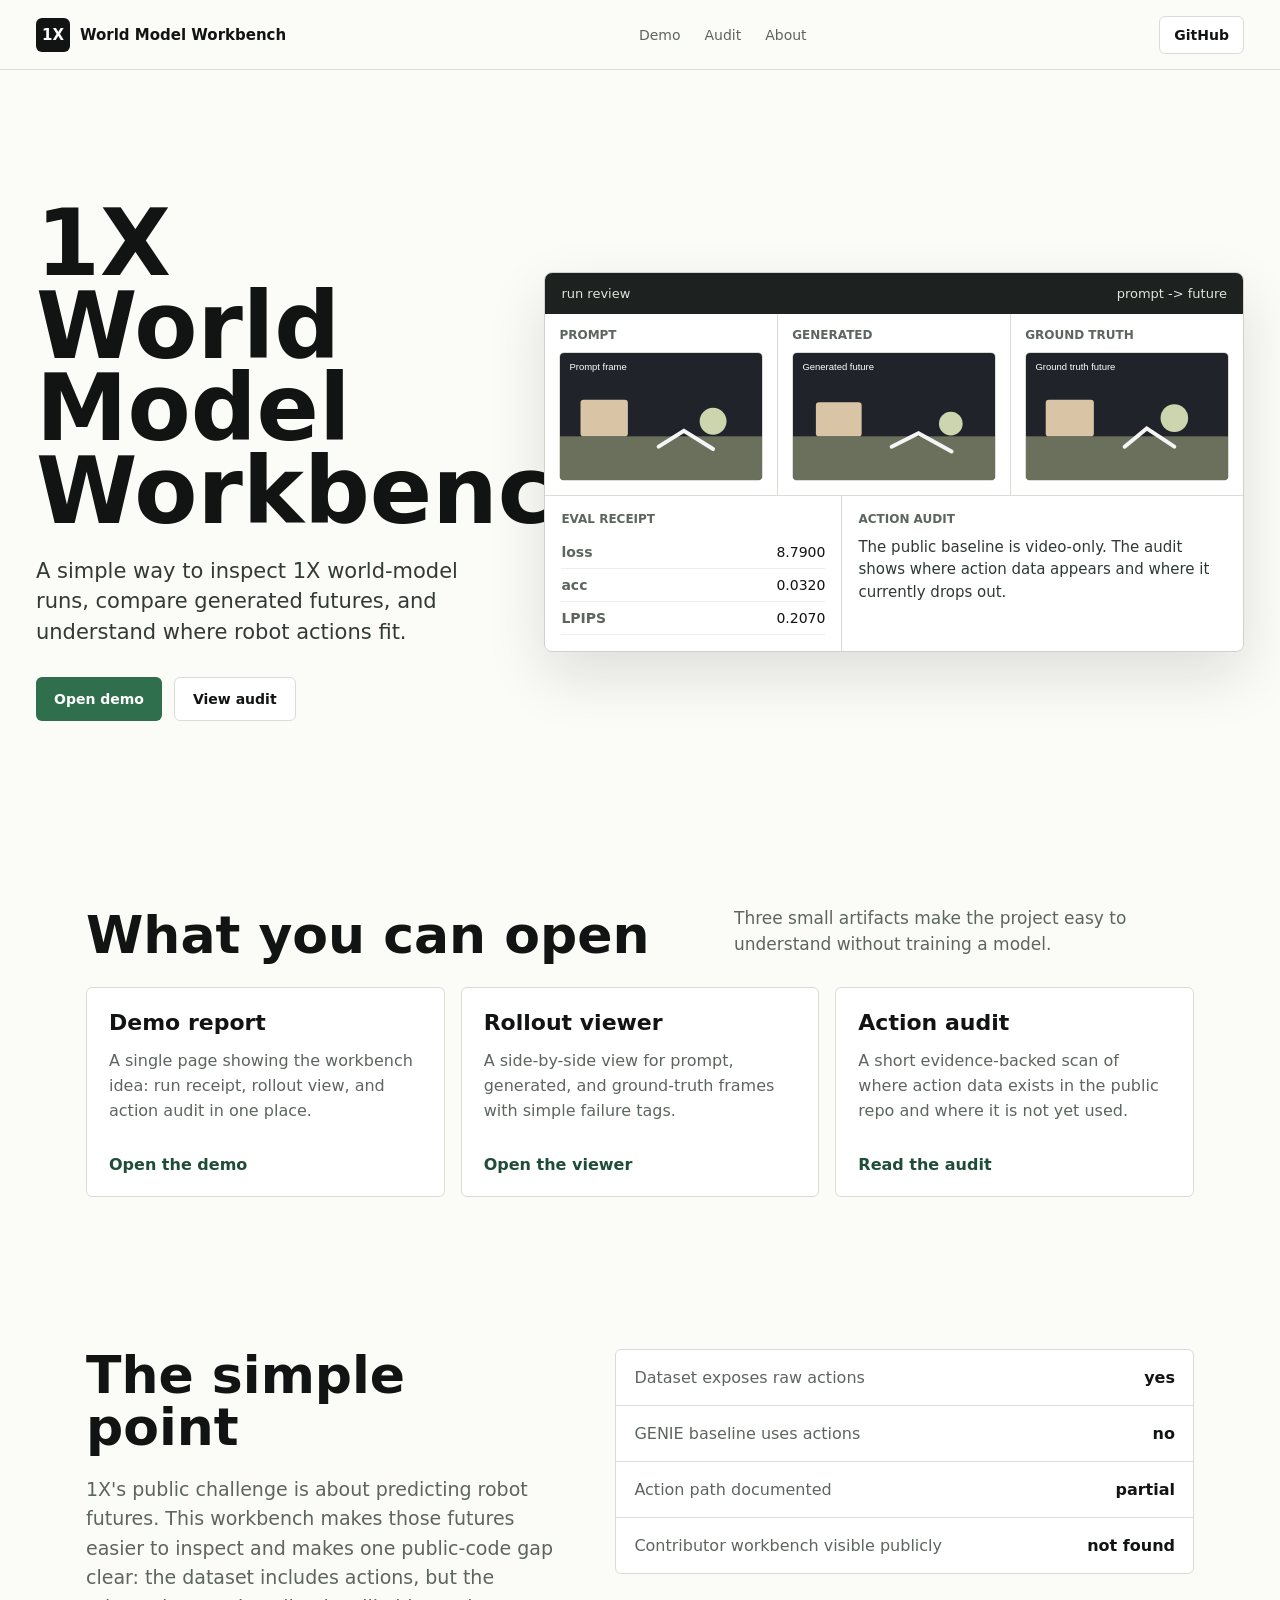
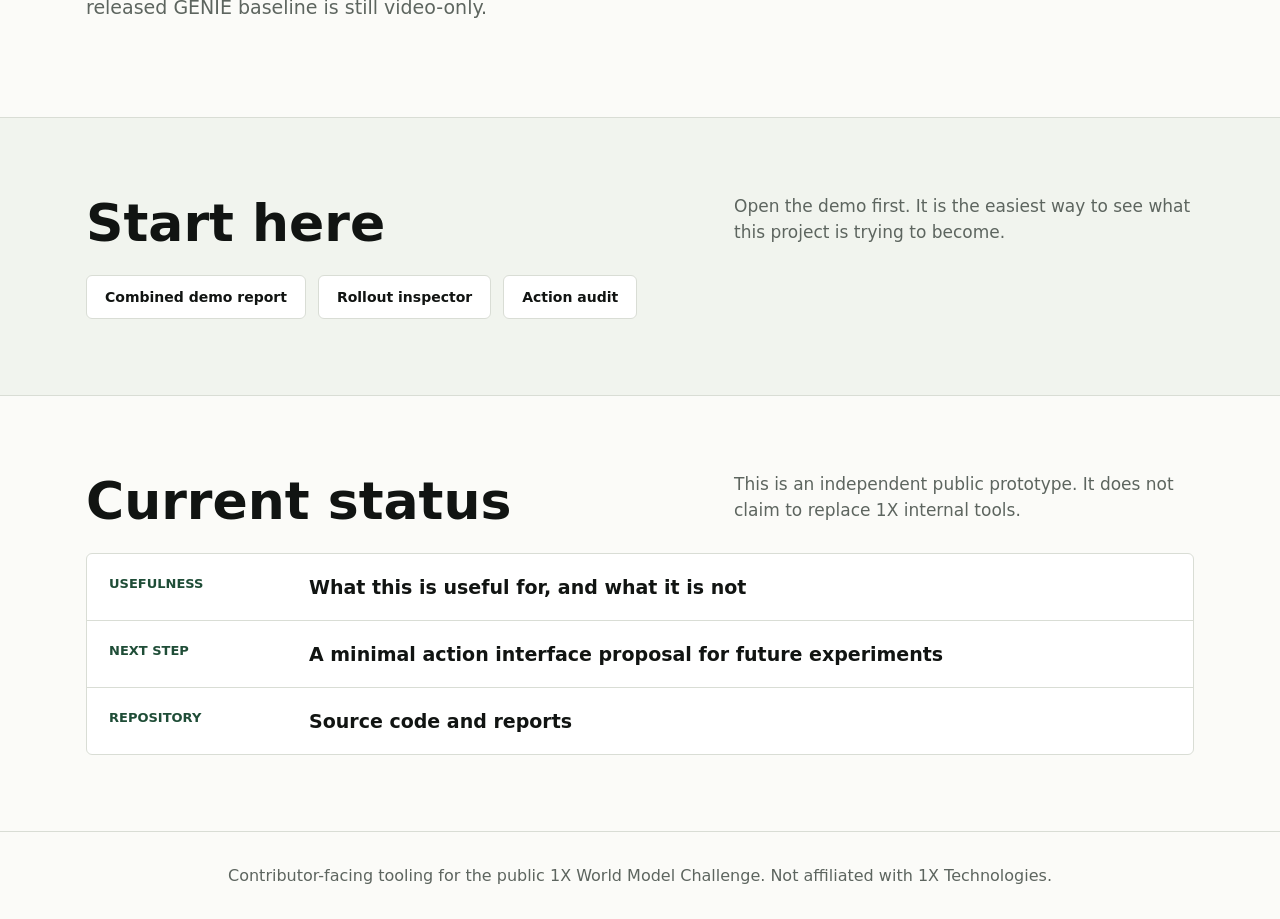
<file: index.html>
<!doctype html>
<html lang="en">
<head>
  <meta charset="utf-8">
  <meta name="viewport" content="width=device-width, initial-scale=1">
  <meta http-equiv="refresh" content="0; url=site/">
  <title>1X World Model Workbench</title>
  <link rel="canonical" href="site/">
  <style>
    body {
      margin: 0;
      display: grid;
      min-height: 100vh;
      place-items: center;
      background: #fbfbf8;
      color: #111412;
      font-family: ui-sans-serif, system-ui, -apple-system, BlinkMacSystemFont, "Segoe UI", sans-serif;
    }

    a {
      color: #2f6f4e;
      font-weight: 700;
    }
  </style>
</head>
<body>
  <p>Opening <a href="site/">1X World Model Workbench</a>.</p>
</body>
</html>
</file>
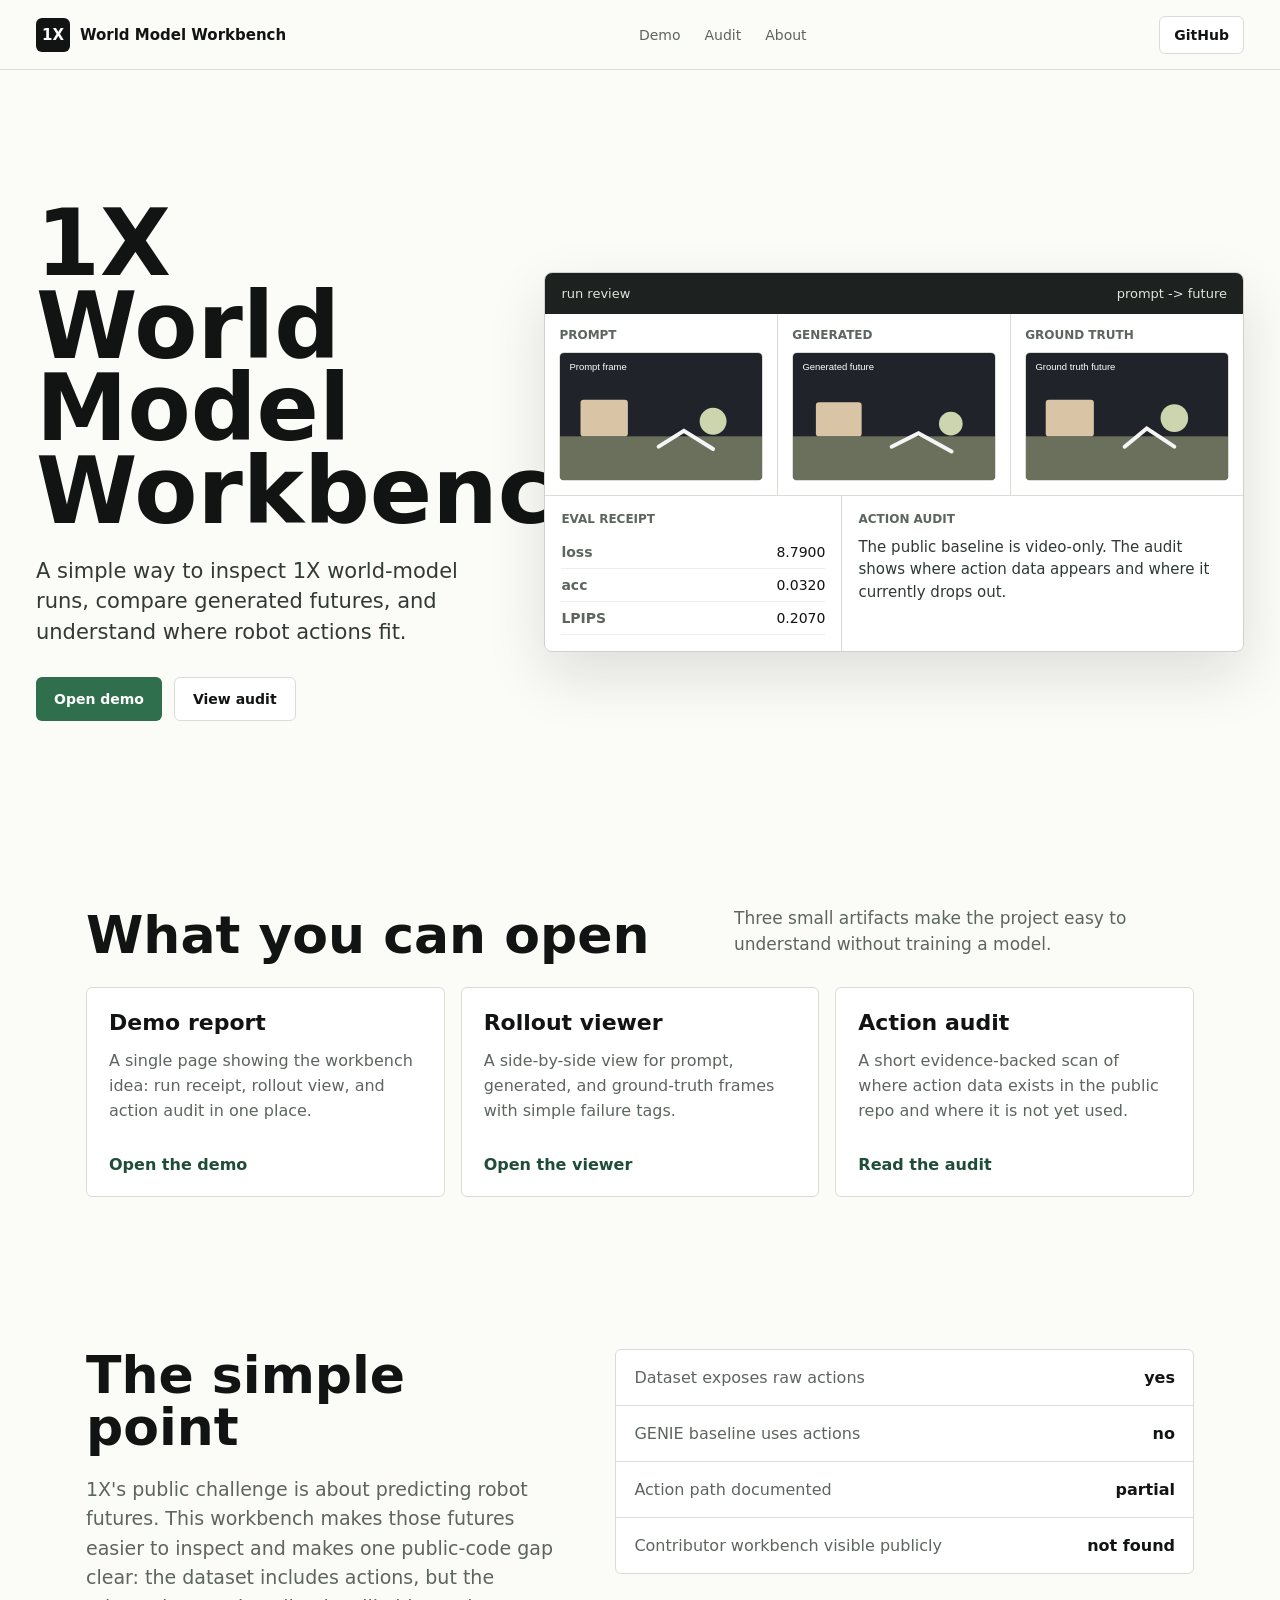
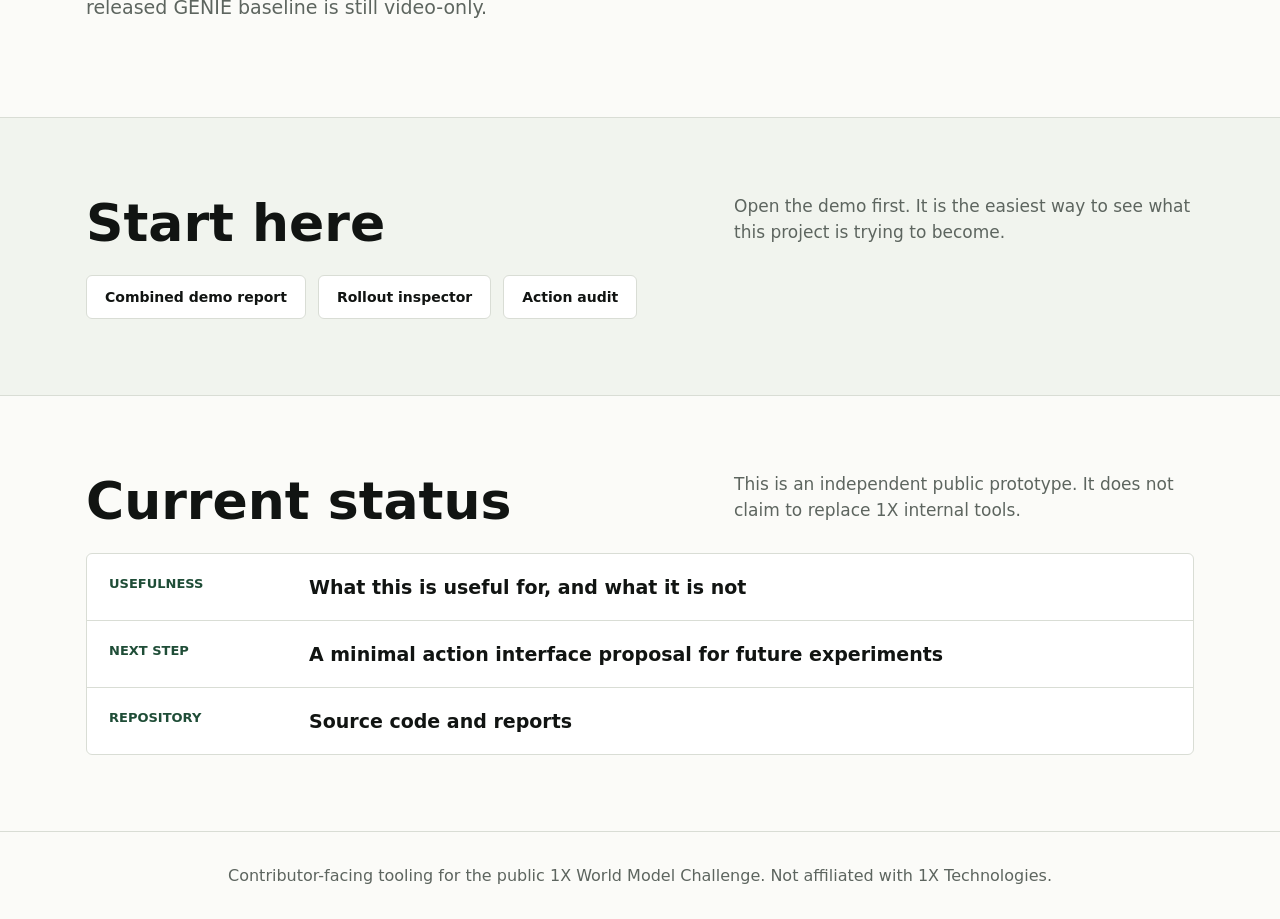
<file: site/index.html>
<!doctype html>
<html lang="en">
<head>
  <meta charset="utf-8">
  <meta name="viewport" content="width=device-width, initial-scale=1">
  <meta name="description" content="Run receipts, rollout inspection, and action-conditioning audits for the public 1X world-model challenge.">
  <title>1X World Model Workbench</title>
  <link rel="stylesheet" href="styles.css">
</head>
<body>
  <header class="site-header">
    <a class="brand" href="#top" aria-label="1X World Model Workbench home">
      <span class="brand-mark">1X</span>
      <span>World Model Workbench</span>
    </a>
    <nav aria-label="Primary navigation">
      <a href="#demo">Demo</a>
      <a href="#audit">Audit</a>
      <a href="#about">About</a>
    </nav>
    <a class="nav-action" href="https://github.com/Abhishek21g/1x-world-model-workbench">GitHub</a>
  </header>

  <main id="top">
    <section class="hero" aria-labelledby="hero-title">
      <div class="hero-copy">
        <h1 id="hero-title">
          <span>1X World</span>
          <span>Model</span>
          <span>Workbench</span>
        </h1>
        <p class="hero-text">A simple way to inspect 1X world-model runs, compare generated futures, and understand where robot actions fit.</p>
        <div class="hero-actions" aria-label="Primary actions">
          <a class="button primary" href="../reports/demo/index.html">Open demo</a>
          <a class="button secondary" href="#audit">View audit</a>
        </div>
      </div>

      <div class="product-shell" aria-label="Workbench preview">
        <div class="toolbar">
          <span>run review</span>
          <span>prompt -> future</span>
        </div>
        <div class="rollout-grid">
          <article>
            <h2>Prompt</h2>
            <img src="../examples/rollout_demo/prompt/prompt_00.svg" alt="Schematic prompt frame">
          </article>
          <article>
            <h2>Generated</h2>
            <img src="../examples/rollout_demo/generated/generated_01.svg" alt="Schematic generated frame">
          </article>
          <article>
            <h2>Ground Truth</h2>
            <img src="../examples/rollout_demo/ground_truth/ground_truth_01.svg" alt="Schematic ground-truth frame">
          </article>
        </div>
        <div class="product-lower">
          <section class="receipt-panel">
            <h2>Eval receipt</h2>
            <table>
              <tbody>
                <tr><th>loss</th><td>8.7900</td></tr>
                <tr><th>acc</th><td>0.0320</td></tr>
                <tr><th>LPIPS</th><td>0.2070</td></tr>
              </tbody>
            </table>
          </section>
          <section class="audit-panel">
            <h2>Action audit</h2>
            <p>The public baseline is video-only. The audit shows where action data appears and where it currently drops out.</p>
          </section>
        </div>
      </div>
    </section>

    <section class="section modules" aria-labelledby="does-title">
      <div class="section-heading">
        <h2 id="does-title">What you can open</h2>
        <p>Three small artifacts make the project easy to understand without training a model.</p>
      </div>
      <div class="module-grid">
        <article>
          <h3>Demo report</h3>
          <p>A single page showing the workbench idea: run receipt, rollout view, and action audit in one place.</p>
          <a href="../reports/demo/index.html">Open the demo</a>
        </article>
        <article>
          <h3>Rollout viewer</h3>
          <p>A side-by-side view for prompt, generated, and ground-truth frames with simple failure tags.</p>
          <a href="../reports/demo/rollout_inspector.html">Open the viewer</a>
        </article>
        <article>
          <h3>Action audit</h3>
          <p>A short evidence-backed scan of where action data exists in the public repo and where it is not yet used.</p>
          <a href="../reports/ACTION_CONDITIONING_AUDIT.md">Read the audit</a>
        </article>
      </div>
    </section>

    <section class="section split" id="audit" aria-labelledby="audit-title">
      <div>
        <h2 id="audit-title">The simple point</h2>
        <p>1X's public challenge is about predicting robot futures. This workbench makes those futures easier to inspect and makes one public-code gap clear: the dataset includes actions, but the released GENIE baseline is still video-only.</p>
      </div>
      <div class="evidence-table" role="table" aria-label="Action-conditioning evidence">
        <div role="row"><span role="cell">Dataset exposes raw actions</span><strong role="cell">yes</strong></div>
        <div role="row"><span role="cell">GENIE baseline uses actions</span><strong role="cell">no</strong></div>
        <div role="row"><span role="cell">Action path documented</span><strong role="cell">partial</strong></div>
        <div role="row"><span role="cell">Contributor workbench visible publicly</span><strong role="cell">not found</strong></div>
      </div>
    </section>

    <section class="section demo-band" id="demo" aria-labelledby="demo-title">
      <div class="section-heading">
        <h2 id="demo-title">Start here</h2>
        <p>Open the demo first. It is the easiest way to see what this project is trying to become.</p>
      </div>
      <div class="demo-links">
        <a href="../reports/demo/index.html">Combined demo report</a>
        <a href="../reports/demo/rollout_inspector.html">Rollout inspector</a>
        <a href="../reports/ACTION_CONDITIONING_AUDIT.md">Action audit</a>
      </div>
    </section>

    <section class="section artifacts" id="about" aria-labelledby="artifact-title">
      <div class="section-heading">
        <h2 id="artifact-title">Current status</h2>
        <p>This is an independent public prototype. It does not claim to replace 1X internal tools.</p>
      </div>
      <div class="artifact-list">
        <a href="../docs/USEFULNESS_ASSESSMENT.md">
          <span>Usefulness</span>
          <strong>What this is useful for, and what it is not</strong>
        </a>
        <a href="../docs/MINIMAL_ACTION_INTERFACE.md">
          <span>Next step</span>
          <strong>A minimal action interface proposal for future experiments</strong>
        </a>
        <a href="https://github.com/Abhishek21g/1x-world-model-workbench">
          <span>Repository</span>
          <strong>Source code and reports</strong>
        </a>
      </div>
    </section>
  </main>

  <footer>
    <p>Contributor-facing tooling for the public 1X World Model Challenge. Not affiliated with 1X Technologies.</p>
  </footer>
</body>
</html>
</file>
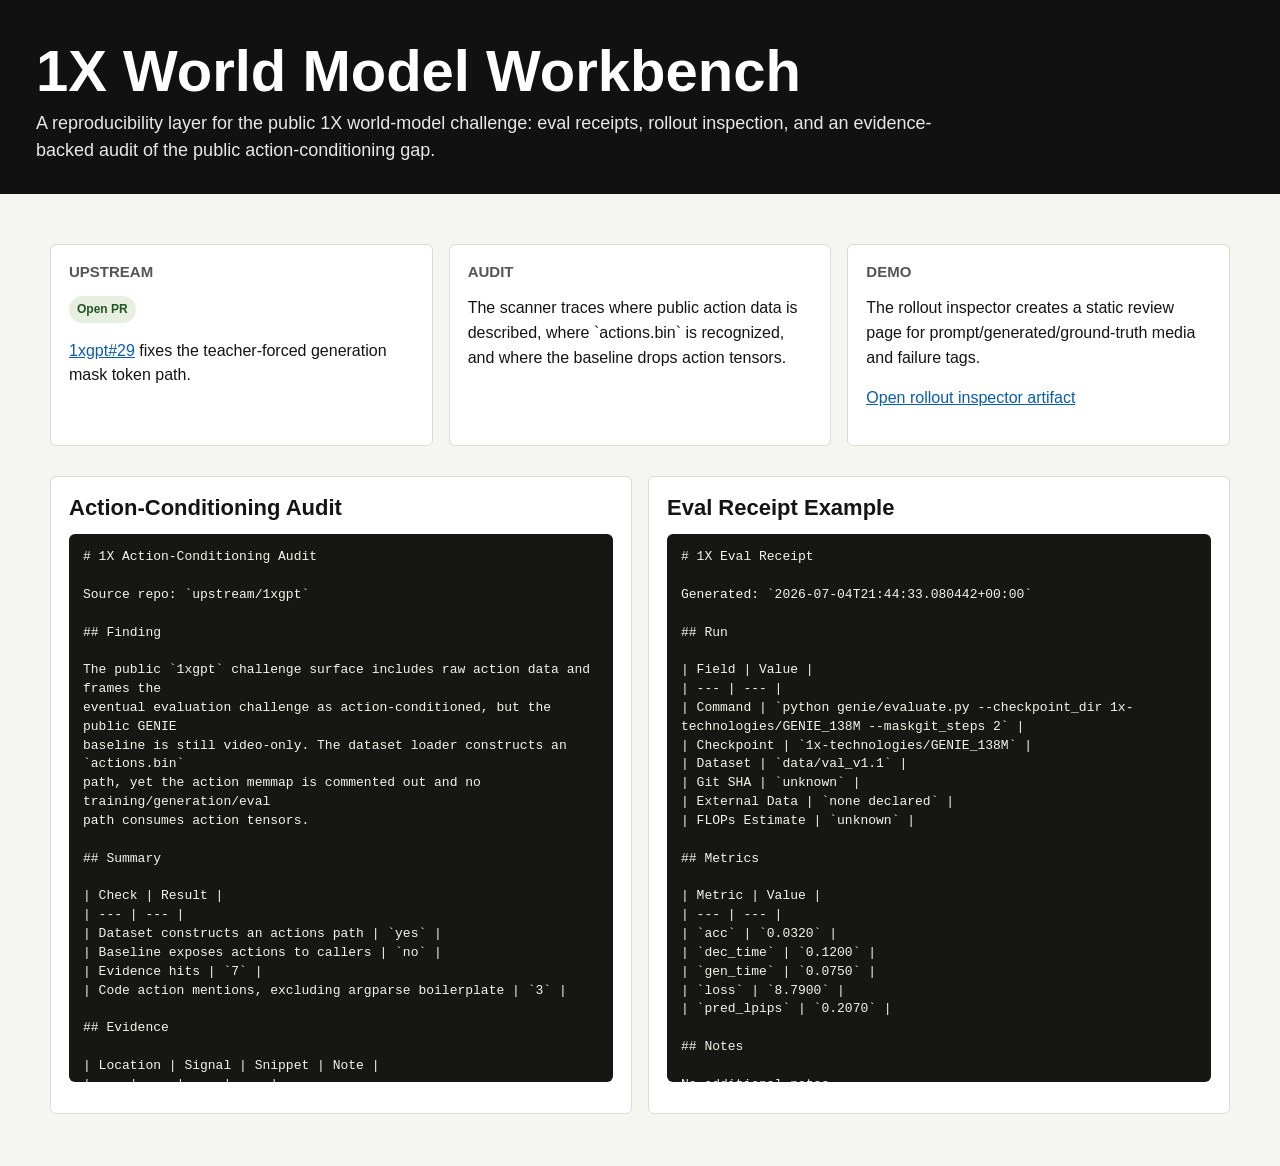
<file: reports/demo/index.html>
<!doctype html>
<html lang="en">
<head>
  <meta charset="utf-8">
  <meta name="viewport" content="width=device-width, initial-scale=1">
  <title>1X World Model Workbench Demo</title>
  <style>
    body { margin: 0; font-family: -apple-system, BlinkMacSystemFont, "Segoe UI", sans-serif; background: #f5f6f2; color: #141414; }
    header { padding: 42px 36px 30px; background: #111; color: white; }
    header h1 { margin: 0 0 10px; font-size: clamp(30px, 6vw, 58px); line-height: 1; letter-spacing: 0; }
    header p { margin: 0; max-width: 900px; font-size: 18px; line-height: 1.5; color: #e8e8e8; }
    main { padding: 28px 36px 52px; max-width: 1180px; margin: 0 auto; }
    .grid { display: grid; grid-template-columns: repeat(3, minmax(0, 1fr)); gap: 16px; margin: 22px 0 30px; }
    .panel { background: white; border: 1px solid #d9ddd2; border-radius: 6px; padding: 18px; min-width: 0; }
    h2 { margin: 0 0 12px; font-size: 22px; }
    h3 { margin: 0 0 8px; font-size: 15px; color: #555; text-transform: uppercase; letter-spacing: 0; }
    p, li { line-height: 1.55; }
    pre { white-space: pre-wrap; overflow-wrap: anywhere; background: #161712; color: #f3f5ec; padding: 14px; border-radius: 6px; font-size: 13px; line-height: 1.45; max-height: 520px; overflow: auto; }
    a { color: #0b5cad; }
    .status { display: grid; grid-template-columns: repeat(2, minmax(0, 1fr)); gap: 16px; }
    .badge { display: inline-block; padding: 4px 8px; border-radius: 999px; background: #e7f0e0; color: #245323; font-size: 12px; font-weight: 700; }
    @media (max-width: 900px) { .grid, .status { grid-template-columns: 1fr; } header, main { padding-left: 18px; padding-right: 18px; } }
  </style>
</head>
<body>
  <header>
    <h1>1X World Model Workbench</h1>
    <p>A reproducibility layer for the public 1X world-model challenge: eval receipts, rollout inspection, and an evidence-backed audit of the public action-conditioning gap.</p>
  </header>
  <main>
    <section class="grid">
      <div class="panel">
        <h3>Upstream</h3>
        <p><span class="badge">Open PR</span></p>
        <p><a href="https://github.com/1x-technologies/1xgpt/pull/29">1xgpt#29</a> fixes the teacher-forced generation mask token path.</p>
      </div>
      <div class="panel">
        <h3>Audit</h3>
        <p>The scanner traces where public action data is described, where `actions.bin` is recognized, and where the baseline drops action tensors.</p>
      </div>
      <div class="panel">
        <h3>Demo</h3>
        <p>The rollout inspector creates a static review page for prompt/generated/ground-truth media and failure tags.</p>
        <p><a href="rollout_inspector.html">Open rollout inspector artifact</a></p>
      </div>
    </section>

    <section class="status">
      <div class="panel">
        <h2>Action-Conditioning Audit</h2>
        <pre><code># 1X Action-Conditioning Audit

Source repo: `upstream/1xgpt`

## Finding

The public `1xgpt` challenge surface includes raw action data and frames the
eventual evaluation challenge as action-conditioned, but the public GENIE
baseline is still video-only. The dataset loader constructs an `actions.bin`
path, yet the action memmap is commented out and no training/generation/eval
path consumes action tensors.

## Summary

| Check | Result |
| --- | --- |
| Dataset constructs an actions path | `yes` |
| Baseline exposes actions to callers | `no` |
| Evidence hits | `7` |
| Code action mentions, excluding argparse boilerplate | `3` |

## Evidence

| Location | Signal | Snippet | Note |
| --- | --- | --- | --- |
| `README.md:5` | Dataset advertises raw actions | `To accelerate progress in learned simulators for robots, we&#x27;re announcing the 1X World Model Challenge, where the task is to predict future first-person observations of the [EVE Android](https://www.1x.tech/androids/eve). We provide over 100 hours of vector-quantized image tokens and raw actions collected from operating EVE at 1X offices, baseline world model (GENIE-style), and a frame-level MAGVIT2 autoencoder that compresses images into 16x16 tokens and decodes them back into images.` | The public challenge surface includes action data. |
| `README.md:207` | Dataset advertises raw actions | `&lt;td&gt;&lt;code itemprop=&quot;description&quot;&gt;A dataset of over 100 hours of compressed image tokens + raw actions across a fleet of EVE robots.&lt;/code&gt;&lt;/td&gt;` | The public challenge surface includes action data. |
| `README.md:32` | Evaluation challenge is action-conditioned | `- **Evaluation Challenge (upcoming)**: given a set of N policies, $\pi_1, \pi_2, ... \pi_N$, where each policy $\pi_i(a_t|z_t)$ predicts action tokens from image tokens, can you evaluate all of the policies inside a &quot;world model&quot; $p(z_{t+1}|z_t, a_t)$ and tell us the ranked order of which policy is the best?` | The eventual evaluation challenge is framed around action-conditioned world models. |
| `README.md:49` | GENIE baseline is video-only | `This repo provides an implementation of the spatio-temporal transformer and MaskGIT sampler as described in [Genie: Generative Interactive Environments](https://arxiv.org/abs/2402.15391). Note that this implementation only trains on video sequences, not actions (though it is trivial to add this via an additive embedding).` | The baseline explicitly omits action conditioning. |
| `README.md:113` | Rules mention prior actions | `4. For the compression challenge, submissions may only use the *prior* actions to the current prompt frame. Submissions can predict subsequent actions autoregressively to improve performance, but these actions will not be provided with the prompt.` | Actions are allowed under challenge rules, but only in a constrained way. |
| `data.py:45` | Dataset knows actions.bin exists | `for name in [&quot;video&quot;, &quot;segment_ids&quot;, &quot;actions&quot;]]` | The dataset loader constructs an actions.bin path. |
| `data.py:48` | Action memmap is commented out | `# self.actions = np.memmap(action_tokens_path, dtype=np.uint16, mode=&quot;r&quot;, shape=(self.metadata[&quot;num_images&quot;],))` | The public loader currently drops actions instead of returning them. |

## Action Mentions In Core Code

| Location | Snippet |
| --- | --- |
| `data.py:44` | `video_tokens_path, segment_ids_path, action_tokens_path = [data_dir / f&quot;{name}.bin&quot;` |
| `data.py:45` | `for name in [&quot;video&quot;, &quot;segment_ids&quot;, &quot;actions&quot;]]` |
| `data.py:48` | `# self.actions = np.memmap(action_tokens_path, dtype=np.uint16, mode=&quot;r&quot;, shape=(self.metadata[&quot;num_images&quot;],))` |

## Workbench Implication

The next useful artifact is a minimal action-path design and rollout inspector:

1. document exactly where `actions.bin` exists and where it is dropped,
2. propose an optional `include_actions` dataset flag,
3. preserve action tensors through collators,
4. expose video-only vs. action-conditioned generation/eval modes clearly,
5. use rollout inspection to compare futures from the same prompt under
   different action assumptions.</code></pre>
      </div>
      <div class="panel">
        <h2>Eval Receipt Example</h2>
        <pre><code># 1X Eval Receipt

Generated: `2026-07-04T21:44:33.080442+00:00`

## Run

| Field | Value |
| --- | --- |
| Command | `python genie/evaluate.py --checkpoint_dir 1x-technologies/GENIE_138M --maskgit_steps 2` |
| Checkpoint | `1x-technologies/GENIE_138M` |
| Dataset | `data/val_v1.1` |
| Git SHA | `unknown` |
| External Data | `none declared` |
| FLOPs Estimate | `unknown` |

## Metrics

| Metric | Value |
| --- | --- |
| `acc` | `0.0320` |
| `dec_time` | `0.1200` |
| `gen_time` | `0.0750` |
| `loss` | `8.7900` |
| `pred_lpips` | `0.2070` |

## Notes

No additional notes.</code></pre>
      </div>
    </section>
  </main>
</body>
</html>
</file>
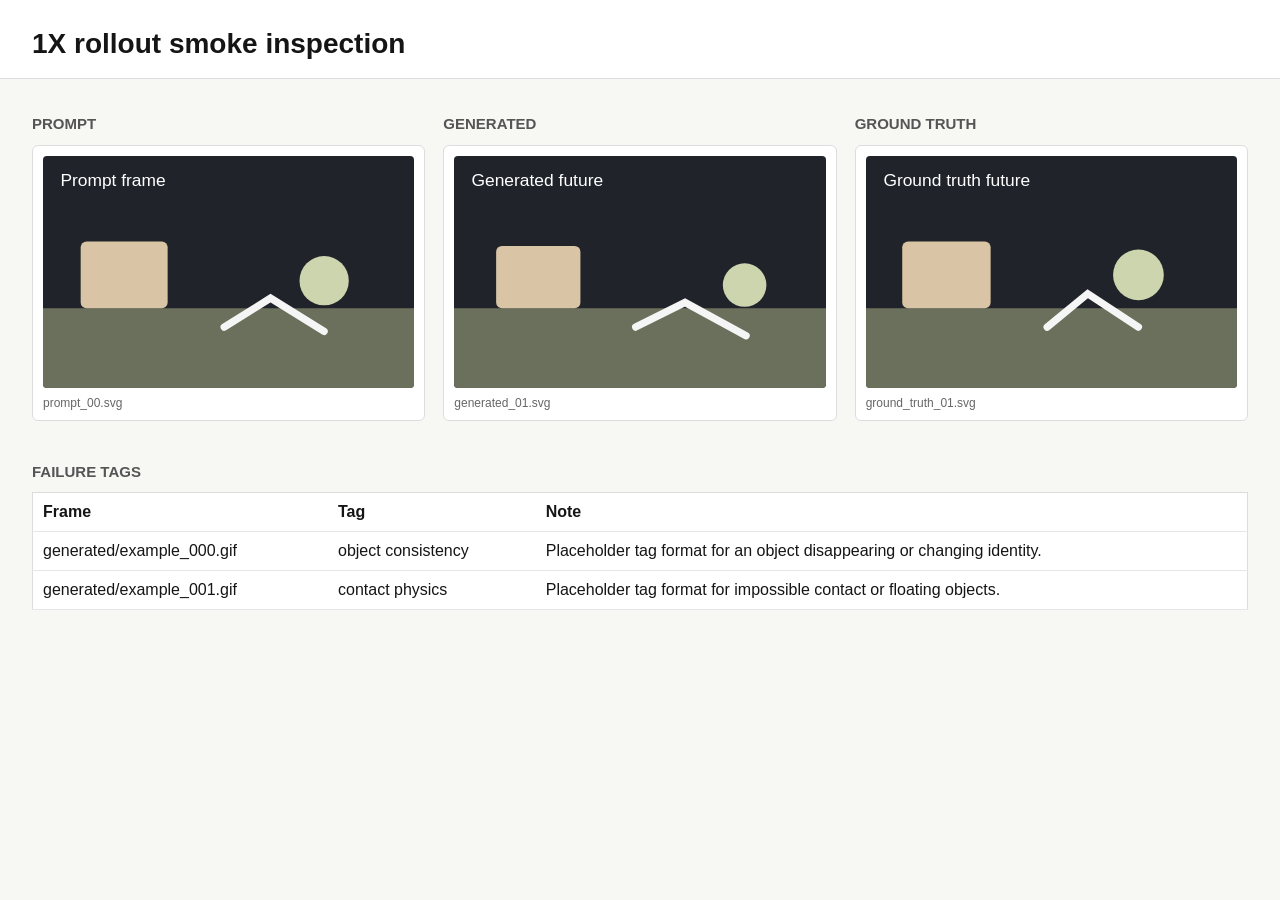
<file: reports/demo/rollout_inspector.html>
<!doctype html>
<html lang="en">
<head>
  <meta charset="utf-8">
  <meta name="viewport" content="width=device-width, initial-scale=1">
  <title>1X rollout smoke inspection</title>
  <style>
    body { margin: 0; font-family: -apple-system, BlinkMacSystemFont, "Segoe UI", sans-serif; color: #151515; background: #f7f7f4; }
    header { padding: 28px 32px 18px; border-bottom: 1px solid #ddd; background: #fff; }
    h1 { margin: 0; font-size: 28px; }
    main { padding: 24px 32px 40px; }
    .grid { display: grid; grid-template-columns: repeat(3, minmax(0, 1fr)); gap: 18px; align-items: start; }
    section { min-width: 0; }
    h2 { font-size: 15px; text-transform: uppercase; letter-spacing: 0; color: #555; }
    figure { margin: 0 0 14px; padding: 10px; background: #fff; border: 1px solid #ddd; border-radius: 6px; }
    img { display: block; width: 100%; height: auto; border-radius: 4px; background: #eee; }
    figcaption { margin-top: 8px; font-size: 12px; color: #666; overflow-wrap: anywhere; }
    table { width: 100%; border-collapse: collapse; background: #fff; border: 1px solid #ddd; }
    th, td { padding: 10px; border-bottom: 1px solid #e6e6e6; text-align: left; vertical-align: top; }
    .failures { margin-top: 28px; }
    .empty { color: #777; font-style: italic; }
    @media (max-width: 850px) { .grid { grid-template-columns: 1fr; } main, header { padding-left: 18px; padding-right: 18px; } }
  </style>
</head>
<body>
  <header>
    <h1>1X rollout smoke inspection</h1>
  </header>
  <main>
    <div class="grid">
      <section><h2>Prompt</h2><figure><img src="../../examples/rollout_demo/prompt/prompt_00.svg" alt="prompt_00.svg"><figcaption>prompt_00.svg</figcaption></figure></section>
      <section><h2>Generated</h2><figure><img src="../../examples/rollout_demo/generated/generated_01.svg" alt="generated_01.svg"><figcaption>generated_01.svg</figcaption></figure></section>
      <section><h2>Ground Truth</h2><figure><img src="../../examples/rollout_demo/ground_truth/ground_truth_01.svg" alt="ground_truth_01.svg"><figcaption>ground_truth_01.svg</figcaption></figure></section>
    </div>
    <section class="failures">
      <h2>Failure Tags</h2>
      <table><thead><tr><th>Frame</th><th>Tag</th><th>Note</th></tr></thead><tbody><tr><td>generated/example_000.gif</td><td>object consistency</td><td>Placeholder tag format for an object disappearing or changing identity.</td></tr><tr><td>generated/example_001.gif</td><td>contact physics</td><td>Placeholder tag format for impossible contact or floating objects.</td></tr></tbody></table>
    </section>
  </main>
</body>
</html>
</file>
<file: site/styles.css>
:root {
  --bg: #fbfbf8;
  --ink: #111412;
  --muted: #5d655f;
  --line: #d9ddd5;
  --panel: #ffffff;
  --panel-soft: #f1f4ee;
  --accent: #2f6f4e;
  --accent-dark: #1f4d37;
  --graphite: #1d211f;
  --shadow: 0 24px 60px rgba(19, 24, 20, 0.12);
}

* {
  box-sizing: border-box;
}

html {
  scroll-behavior: smooth;
}

body {
  margin: 0;
  background: var(--bg);
  color: var(--ink);
  font-family: Inter, ui-sans-serif, system-ui, -apple-system, BlinkMacSystemFont, "Segoe UI", sans-serif;
  overflow-x: hidden;
}

a {
  color: inherit;
}

.site-header {
  position: sticky;
  top: 0;
  z-index: 10;
  display: flex;
  align-items: center;
  justify-content: space-between;
  gap: 24px;
  min-height: 70px;
  padding: 0 36px;
  background: rgba(251, 251, 248, 0.94);
  border-bottom: 1px solid var(--line);
  backdrop-filter: blur(14px);
}

.brand,
nav,
.hero-actions,
.demo-links {
  display: flex;
  align-items: center;
}

.brand {
  gap: 10px;
  text-decoration: none;
  font-weight: 700;
  font-size: 15px;
}

.brand-mark {
  display: grid;
  place-items: center;
  width: 34px;
  height: 34px;
  border-radius: 6px;
  background: var(--ink);
  color: #fff;
  letter-spacing: 0;
}

nav {
  gap: 24px;
  color: var(--muted);
  font-size: 14px;
}

nav a,
.nav-action {
  text-decoration: none;
}

.nav-action {
  padding: 10px 14px;
  border: 1px solid var(--line);
  border-radius: 6px;
  background: var(--panel);
  color: var(--ink);
  font-size: 14px;
  font-weight: 650;
}

.hero {
  display: grid;
  grid-template-columns: minmax(320px, 0.8fr) minmax(560px, 1.2fr);
  gap: 42px;
  align-items: center;
  min-height: 760px;
  padding: 82px 36px 58px;
  max-width: 1440px;
  margin: 0 auto;
}

.hero-copy {
  max-width: 570px;
}

h1,
h2,
h3,
p {
  margin-top: 0;
}

h1 {
  margin-bottom: 22px;
  font-size: 92px;
  line-height: 0.9;
  letter-spacing: 0;
}

h1 span {
  display: block;
}

.hero-text {
  margin-bottom: 30px;
  max-width: 540px;
  color: #333a35;
  font-size: 21px;
  line-height: 1.45;
}

.hero-actions,
.demo-links {
  gap: 12px;
  flex-wrap: wrap;
}

.button,
.demo-links a {
  display: inline-flex;
  align-items: center;
  min-height: 44px;
  padding: 0 18px;
  border-radius: 6px;
  text-decoration: none;
  font-size: 14px;
  font-weight: 700;
}

.button.primary {
  background: var(--accent);
  color: #fff;
}

.button.secondary,
.demo-links a {
  border: 1px solid var(--line);
  background: var(--panel);
}

.product-shell {
  min-width: 0;
  width: 100%;
  background: var(--panel);
  border: 1px solid #cdd4ca;
  border-radius: 8px;
  box-shadow: var(--shadow);
  overflow: hidden;
}

.toolbar {
  display: flex;
  justify-content: space-between;
  gap: 18px;
  padding: 13px 16px;
  background: var(--graphite);
  color: #dce5db;
  font-size: 13px;
}

.rollout-grid {
  display: grid;
  grid-template-columns: repeat(3, minmax(0, 1fr));
  gap: 1px;
  background: var(--line);
}

.rollout-grid article {
  min-width: 0;
  overflow: hidden;
  padding: 14px;
  background: #fff;
}

.rollout-grid h2,
.receipt-panel h2,
.audit-panel h2 {
  margin-bottom: 10px;
  color: var(--muted);
  font-size: 12px;
  letter-spacing: 0;
  text-transform: uppercase;
}

.rollout-grid img {
  width: 100%;
  display: block;
  border-radius: 5px;
  border: 1px solid var(--line);
}

.product-lower {
  display: grid;
  grid-template-columns: 0.85fr 1.15fr;
  gap: 1px;
  background: var(--line);
  border-top: 1px solid var(--line);
}

.receipt-panel,
.audit-panel {
  padding: 16px;
  background: #fff;
}

table {
  width: 100%;
  border-collapse: collapse;
  font-size: 14px;
}

th,
td {
  padding: 8px 0;
  border-bottom: 1px solid #ecefeb;
  text-align: left;
}

th {
  color: var(--muted);
  font-weight: 600;
}

td {
  text-align: right;
  font-variant-numeric: tabular-nums;
}

.audit-panel p {
  margin: 0;
  color: #2f3933;
  font-size: 15px;
  line-height: 1.5;
}

.section {
  max-width: 1180px;
  margin: 0 auto;
  padding: 76px 36px;
}

.section-heading {
  display: flex;
  justify-content: space-between;
  gap: 40px;
  margin-bottom: 26px;
  align-items: end;
}

.section-heading h2,
.split h2 {
  margin-bottom: 0;
  font-size: 52px;
  line-height: 1;
  letter-spacing: 0;
}

.section-heading p {
  max-width: 460px;
  margin-bottom: 4px;
  color: var(--muted);
  font-size: 17px;
  line-height: 1.5;
}

.module-grid {
  display: grid;
  grid-template-columns: repeat(3, minmax(0, 1fr));
  gap: 16px;
}

.module-grid article {
  display: flex;
  flex-direction: column;
  gap: 14px;
  min-height: 210px;
  padding: 22px;
  border: 1px solid var(--line);
  border-radius: 6px;
  background: var(--panel);
}

.module-grid h3 {
  margin-bottom: 0;
  font-size: 22px;
}

.module-grid p,
.split p {
  color: var(--muted);
  line-height: 1.55;
}

.module-grid p {
  margin-bottom: auto;
}

.module-grid a {
  color: var(--accent-dark);
  font-weight: 800;
  text-decoration: none;
}

.split {
  display: grid;
  grid-template-columns: minmax(320px, 0.9fr) minmax(360px, 1.1fr);
  gap: 56px;
  align-items: start;
}

.split p {
  margin-top: 22px;
  font-size: 19px;
}

.evidence-table {
  border: 1px solid var(--line);
  border-radius: 6px;
  background: var(--panel);
  overflow: hidden;
}

.evidence-table div {
  display: grid;
  grid-template-columns: 1fr auto;
  gap: 20px;
  padding: 18px;
  border-bottom: 1px solid var(--line);
}

.evidence-table div:last-child {
  border-bottom: 0;
}

.evidence-table span {
  color: var(--muted);
}

.demo-band {
  background: var(--panel-soft);
  border-top: 1px solid var(--line);
  border-bottom: 1px solid var(--line);
  max-width: none;
  padding-left: max(36px, calc((100vw - 1180px) / 2 + 36px));
  padding-right: max(36px, calc((100vw - 1180px) / 2 + 36px));
}

.artifact-list {
  border: 1px solid var(--line);
  border-radius: 6px;
  overflow: hidden;
  background: var(--panel);
}

.artifact-list a {
  display: grid;
  grid-template-columns: 180px 1fr;
  gap: 20px;
  padding: 22px;
  border-bottom: 1px solid var(--line);
  text-decoration: none;
}

.artifact-list a:last-child {
  border-bottom: 0;
}

.artifact-list span {
  color: var(--accent-dark);
  font-size: 13px;
  font-weight: 800;
  text-transform: uppercase;
}

.artifact-list strong {
  font-size: 19px;
}

footer {
  padding: 34px 36px;
  border-top: 1px solid var(--line);
  color: var(--muted);
  text-align: center;
}

footer p {
  margin: 0;
}

@media (max-width: 980px) {
  .site-header {
    position: static;
    flex-wrap: wrap;
    min-height: 0;
    padding: 16px 18px;
  }

  nav {
    order: 3;
    width: 100%;
    justify-content: flex-start;
    gap: 18px;
    flex-wrap: wrap;
  }

  .hero,
  .split,
  .module-grid {
    grid-template-columns: 1fr;
  }

  .hero {
    min-height: 0;
    padding: 44px 18px 24px;
  }

  h1 {
    font-size: 66px;
    max-width: 100%;
  }

  .section,
  .demo-band {
    padding: 54px 18px;
  }

  .section-heading {
    display: block;
  }

  .section-heading h2,
  .split h2 {
    font-size: 40px;
  }
}

@media (max-width: 680px) {
  .nav-action {
    display: none;
  }

  .rollout-grid,
  .product-lower,
  .artifact-list a {
    grid-template-columns: 1fr;
  }

  .toolbar {
    display: none;
  }

  .hero-text {
    font-size: 18px;
    max-width: 280px;
    width: 280px;
  }

  h1 {
    font-size: 48px;
    line-height: 0.98;
  }

  .hero-copy,
  .product-shell {
    max-width: 280px;
    min-width: 0;
    width: 280px;
  }
}
</file>
